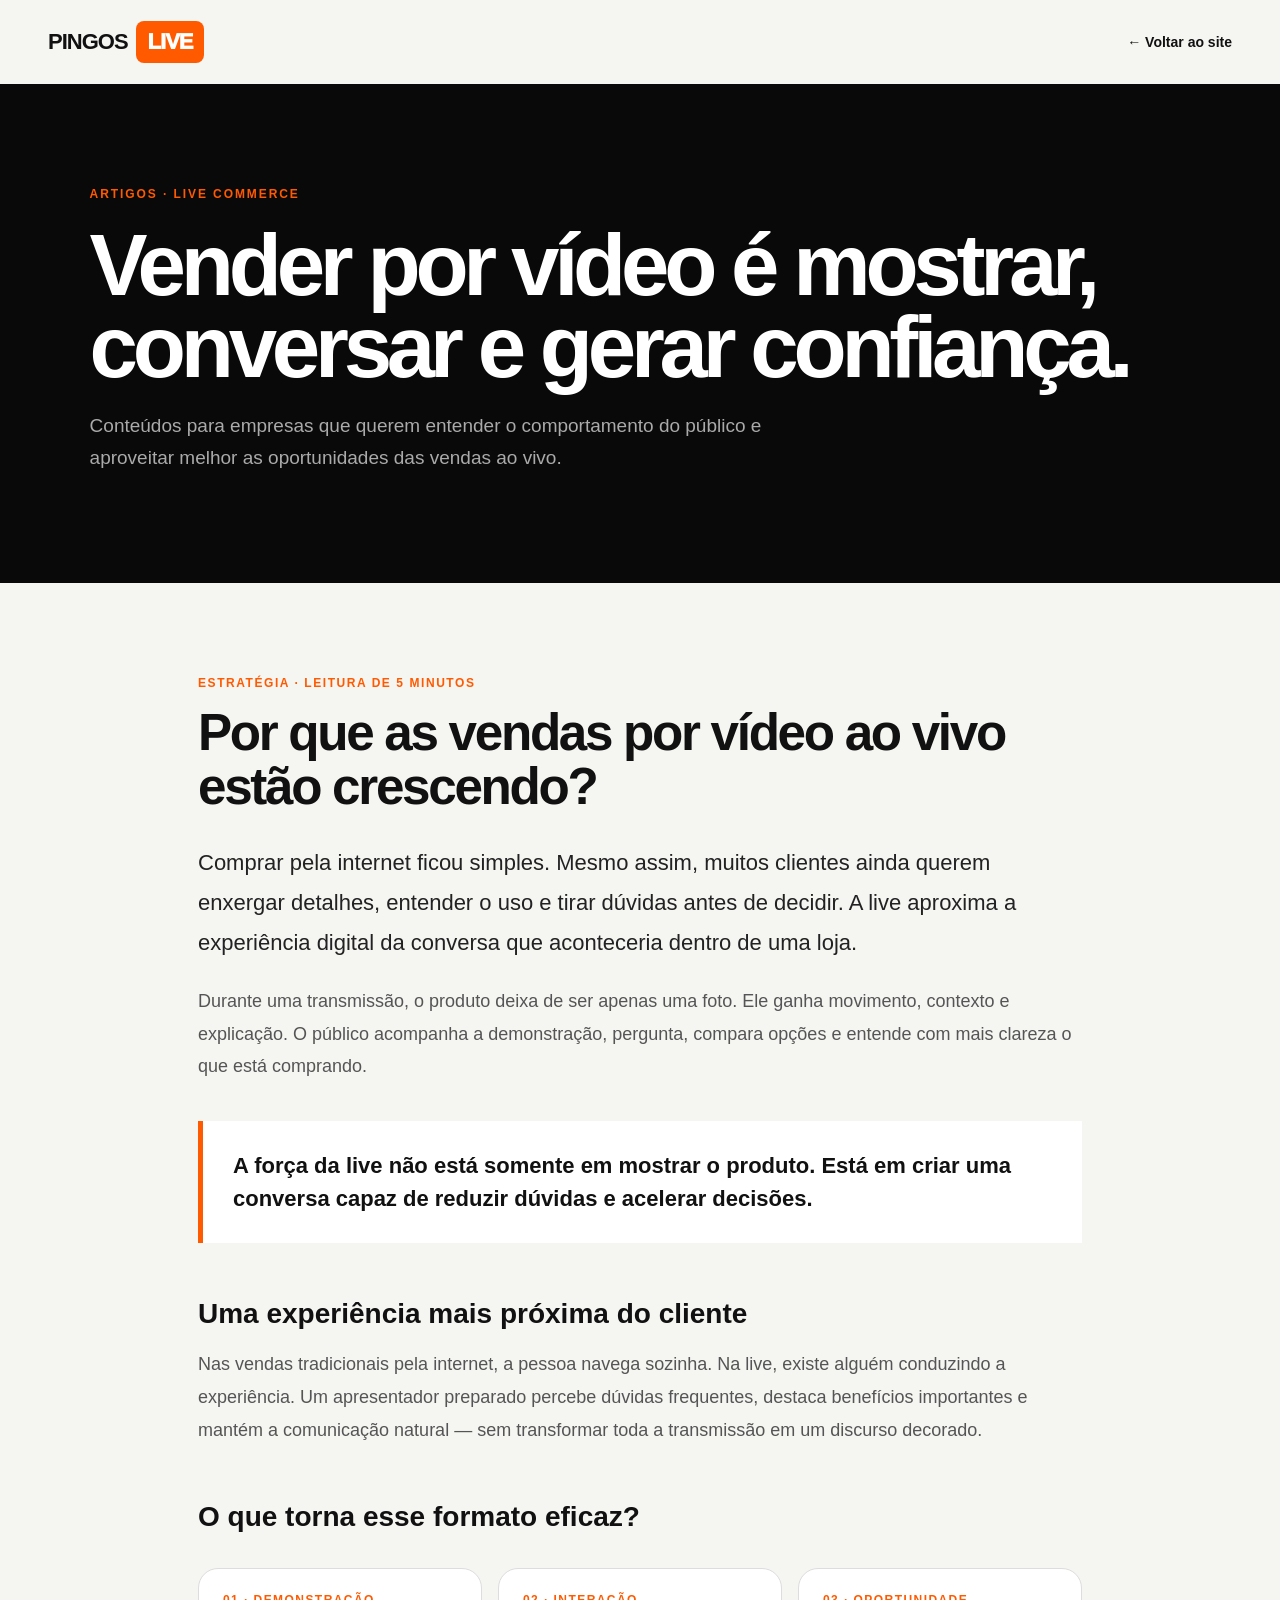
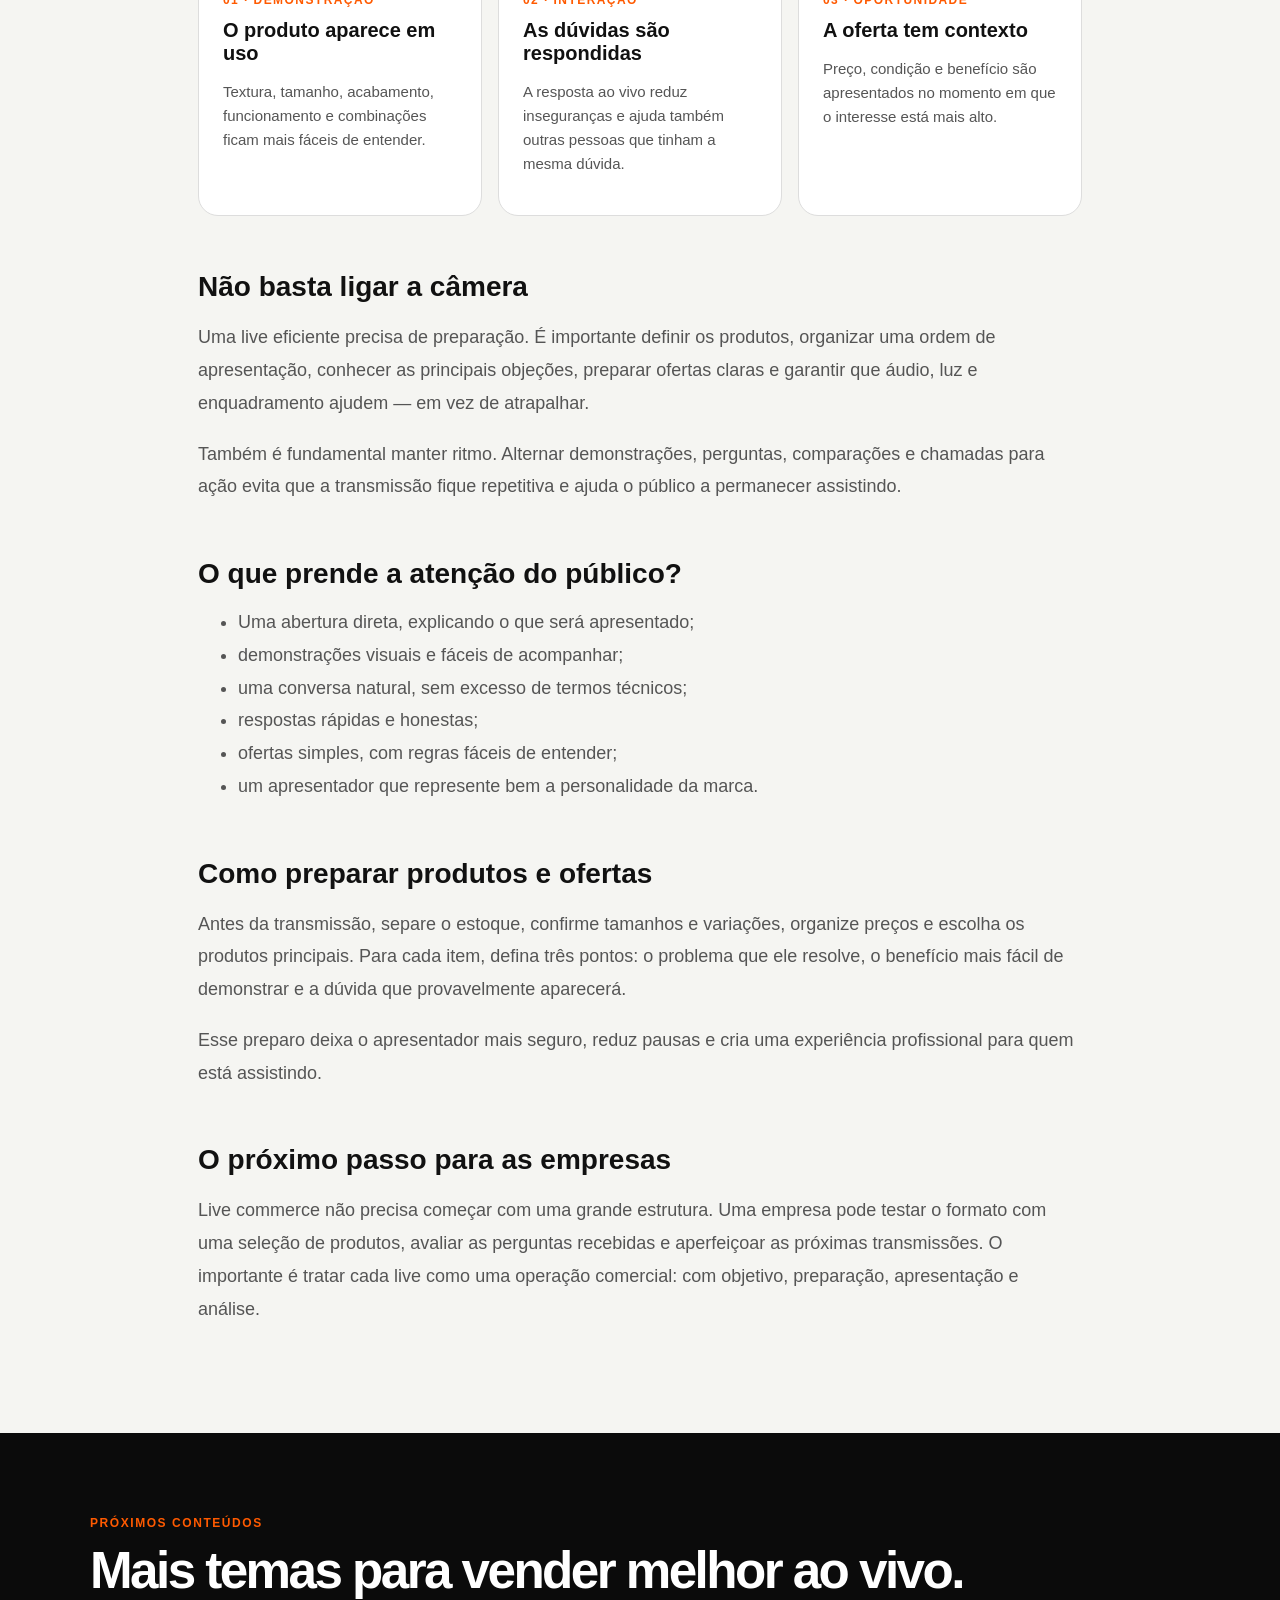
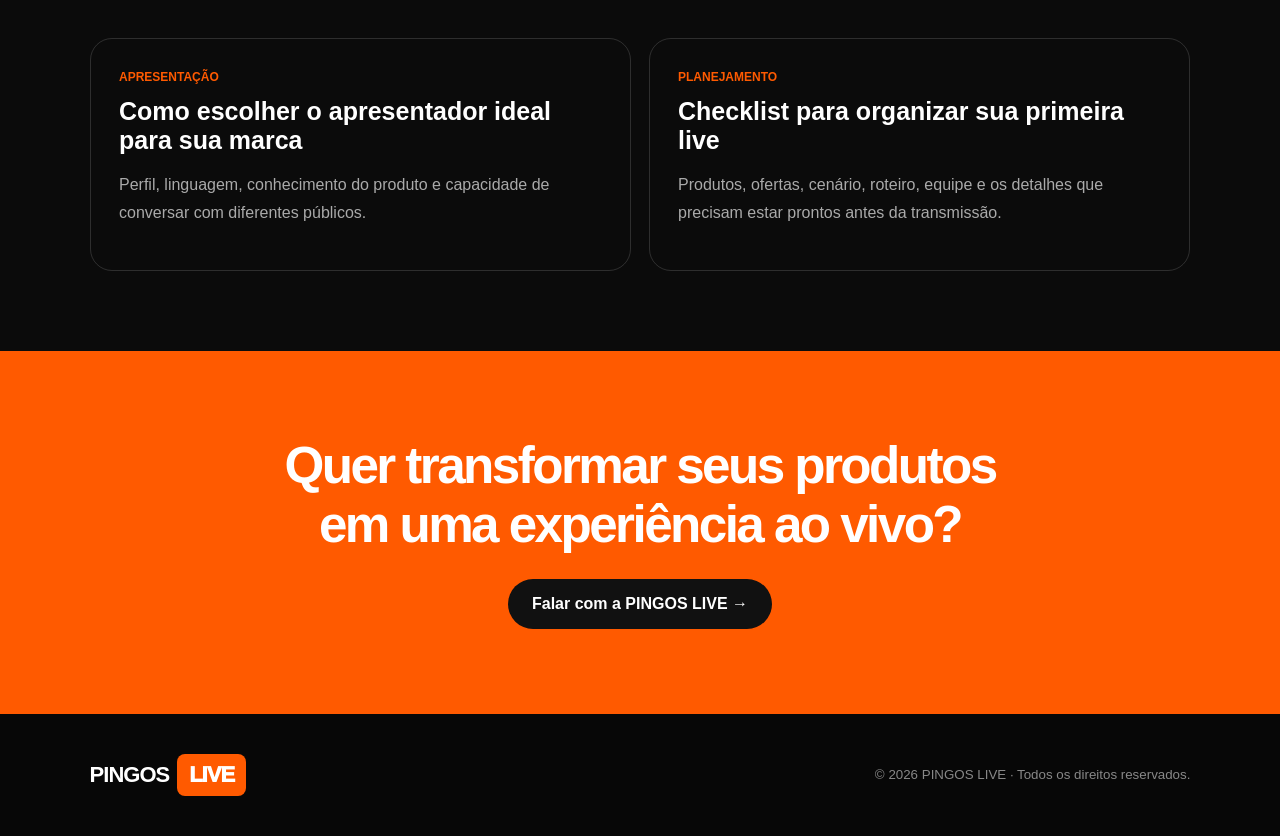
<file: artigos.html>
<!doctype html>
<html lang="pt-BR">
<head>
<meta charset="utf-8">
<meta name="viewport" content="width=device-width,initial-scale=1">
<title>Artigos | PINGOS LIVE</title>
<meta name="description" content="Conteúdos da PINGOS LIVE sobre live commerce, vendas por vídeo e apresentação de produtos ao vivo.">
<style>
:root{--o:#ff5a00;--b:#090909;--p:#f5f5f2;--l:#ddd}*{box-sizing:border-box}html{scroll-behavior:smooth}body{margin:0;background:var(--p);color:#111;font:16px Arial,sans-serif}a{text-decoration:none;color:inherit}.head{height:84px;max-width:1240px;margin:auto;padding:0 28px;display:flex;align-items:center;justify-content:space-between}.logo{display:flex;align-items:center;gap:8px;font-size:22px;font-weight:950;letter-spacing:-1px}.logo i{font-style:normal;background:var(--o);color:#fff;padding:8px 12px;border-radius:8px}.back{font-size:14px;font-weight:800}.hero{background:#090909;color:#fff;padding:100px max(7vw,28px) 90px}.tag{color:var(--o);font-size:12px;font-weight:900;letter-spacing:.16em;text-transform:uppercase}.hero h1{max-width:1050px;font-size:clamp(50px,6.8vw,100px);line-height:.94;letter-spacing:-.06em;margin:22px 0}.hero p{max-width:690px;color:#aaa;font-size:19px;line-height:1.7}.article{max-width:940px;margin:auto;padding:90px 28px}.meta{color:var(--o);font-size:12px;font-weight:900;letter-spacing:.13em;text-transform:uppercase}.article h2{font-size:clamp(34px,4vw,58px);line-height:1.06;letter-spacing:-.045em;margin:15px 0 28px}.article h3{font-size:28px;margin:55px 0 16px}.article p,.article li{font-size:18px;line-height:1.82;color:#555}.lead{font-size:22px!important;color:#222!important}.quote{border-left:5px solid var(--o);background:#fff;padding:28px 30px;margin:38px 0;font-size:22px;font-weight:800;line-height:1.5}.steps{display:grid;grid-template-columns:repeat(3,1fr);gap:16px;margin:35px 0}.step{background:#fff;border:1px solid var(--l);border-radius:20px;padding:24px}.step b{display:block;color:var(--o);font-size:12px;letter-spacing:.12em;margin-bottom:12px}.step strong{font-size:20px}.step p{font-size:15px;line-height:1.6}.more{background:#0b0b0b;color:#fff;padding:80px max(7vw,28px)}.more-wrap{max-width:1100px;margin:auto}.more h2{font-size:clamp(36px,4vw,60px);letter-spacing:-.05em;margin:10px 0 38px}.more-grid{display:grid;grid-template-columns:1fr 1fr;gap:18px}.more-card{border:1px solid #ffffff25;border-radius:22px;padding:28px}.more-card span{color:var(--o);font-size:12px;font-weight:900;text-transform:uppercase}.more-card h3{font-size:25px;margin:12px 0}.more-card p{color:#aaa;line-height:1.7}.cta{background:var(--o);color:#fff;text-align:center;padding:85px 20px}.cta h2{font-size:clamp(38px,4vw,64px);letter-spacing:-.05em;margin:0 0 25px}.btn{display:inline-flex;background:#111;color:#fff;padding:16px 24px;border-radius:999px;font-weight:900}.footer{background:#070707;color:#fff;padding:40px max(7vw,28px);display:flex;justify-content:space-between;align-items:center;gap:25px}.footer small{color:#888}@media(max-width:760px){.steps,.more-grid{grid-template-columns:1fr}.hero{padding-top:65px}.article{padding-top:65px}.footer{align-items:flex-start;flex-direction:column}}
</style>
</head>
<body>
<header class="head"><a class="logo" href="./index.html"><b>PINGOS</b><i>LIVE</i></a><a class="back" href="./index.html">← Voltar ao site</a></header>
<main>
<section class="hero"><span class="tag">Artigos · Live commerce</span><h1>Vender por vídeo é mostrar, conversar e gerar confiança.</h1><p>Conteúdos para empresas que querem entender o comportamento do público e aproveitar melhor as oportunidades das vendas ao vivo.</p></section>
<article class="article">
<span class="meta">Estratégia · Leitura de 5 minutos</span>
<h2>Por que as vendas por vídeo ao vivo estão crescendo?</h2>
<p class="lead">Comprar pela internet ficou simples. Mesmo assim, muitos clientes ainda querem enxergar detalhes, entender o uso e tirar dúvidas antes de decidir. A live aproxima a experiência digital da conversa que aconteceria dentro de uma loja.</p>
<p>Durante uma transmissão, o produto deixa de ser apenas uma foto. Ele ganha movimento, contexto e explicação. O público acompanha a demonstração, pergunta, compara opções e entende com mais clareza o que está comprando.</p>
<div class="quote">A força da live não está somente em mostrar o produto. Está em criar uma conversa capaz de reduzir dúvidas e acelerar decisões.</div>
<h3>Uma experiência mais próxima do cliente</h3>
<p>Nas vendas tradicionais pela internet, a pessoa navega sozinha. Na live, existe alguém conduzindo a experiência. Um apresentador preparado percebe dúvidas frequentes, destaca benefícios importantes e mantém a comunicação natural — sem transformar toda a transmissão em um discurso decorado.</p>
<h3>O que torna esse formato eficaz?</h3>
<div class="steps">
<div class="step"><b>01 · DEMONSTRAÇÃO</b><strong>O produto aparece em uso</strong><p>Textura, tamanho, acabamento, funcionamento e combinações ficam mais fáceis de entender.</p></div>
<div class="step"><b>02 · INTERAÇÃO</b><strong>As dúvidas são respondidas</strong><p>A resposta ao vivo reduz inseguranças e ajuda também outras pessoas que tinham a mesma dúvida.</p></div>
<div class="step"><b>03 · OPORTUNIDADE</b><strong>A oferta tem contexto</strong><p>Preço, condição e benefício são apresentados no momento em que o interesse está mais alto.</p></div>
</div>
<h3>Não basta ligar a câmera</h3>
<p>Uma live eficiente precisa de preparação. É importante definir os produtos, organizar uma ordem de apresentação, conhecer as principais objeções, preparar ofertas claras e garantir que áudio, luz e enquadramento ajudem — em vez de atrapalhar.</p>
<p>Também é fundamental manter ritmo. Alternar demonstrações, perguntas, comparações e chamadas para ação evita que a transmissão fique repetitiva e ajuda o público a permanecer assistindo.</p>
<h3 id="atencao">O que prende a atenção do público?</h3>
<ul><li>Uma abertura direta, explicando o que será apresentado;</li><li>demonstrações visuais e fáceis de acompanhar;</li><li>uma conversa natural, sem excesso de termos técnicos;</li><li>respostas rápidas e honestas;</li><li>ofertas simples, com regras fáceis de entender;</li><li>um apresentador que represente bem a personalidade da marca.</li></ul>
<h3 id="preparo">Como preparar produtos e ofertas</h3>
<p>Antes da transmissão, separe o estoque, confirme tamanhos e variações, organize preços e escolha os produtos principais. Para cada item, defina três pontos: o problema que ele resolve, o benefício mais fácil de demonstrar e a dúvida que provavelmente aparecerá.</p>
<p>Esse preparo deixa o apresentador mais seguro, reduz pausas e cria uma experiência profissional para quem está assistindo.</p>
<h3>O próximo passo para as empresas</h3>
<p>Live commerce não precisa começar com uma grande estrutura. Uma empresa pode testar o formato com uma seleção de produtos, avaliar as perguntas recebidas e aperfeiçoar as próximas transmissões. O importante é tratar cada live como uma operação comercial: com objetivo, preparação, apresentação e análise.</p>
</article>
<section class="more"><div class="more-wrap"><span class="meta">Próximos conteúdos</span><h2>Mais temas para vender melhor ao vivo.</h2><div class="more-grid"><div class="more-card"><span>Apresentação</span><h3>Como escolher o apresentador ideal para sua marca</h3><p>Perfil, linguagem, conhecimento do produto e capacidade de conversar com diferentes públicos.</p></div><div class="more-card"><span>Planejamento</span><h3>Checklist para organizar sua primeira live</h3><p>Produtos, ofertas, cenário, roteiro, equipe e os detalhes que precisam estar prontos antes da transmissão.</p></div></div></div></section>
<section class="cta"><h2>Quer transformar seus produtos<br>em uma experiência ao vivo?</h2><a class="btn" href="https://wa.me/5511975288888?text=Olá%20PINGOS%20LIVE!%20Quero%20saber%20mais%20sobre%20live%20commerce." target="_blank">Falar com a PINGOS LIVE →</a></section>
</main>
<footer class="footer"><a class="logo" href="./index.html"><b>PINGOS</b><i>LIVE</i></a><small>© 2026 PINGOS LIVE · Todos os direitos reservados.</small></footer>
</body></html>
</file>
